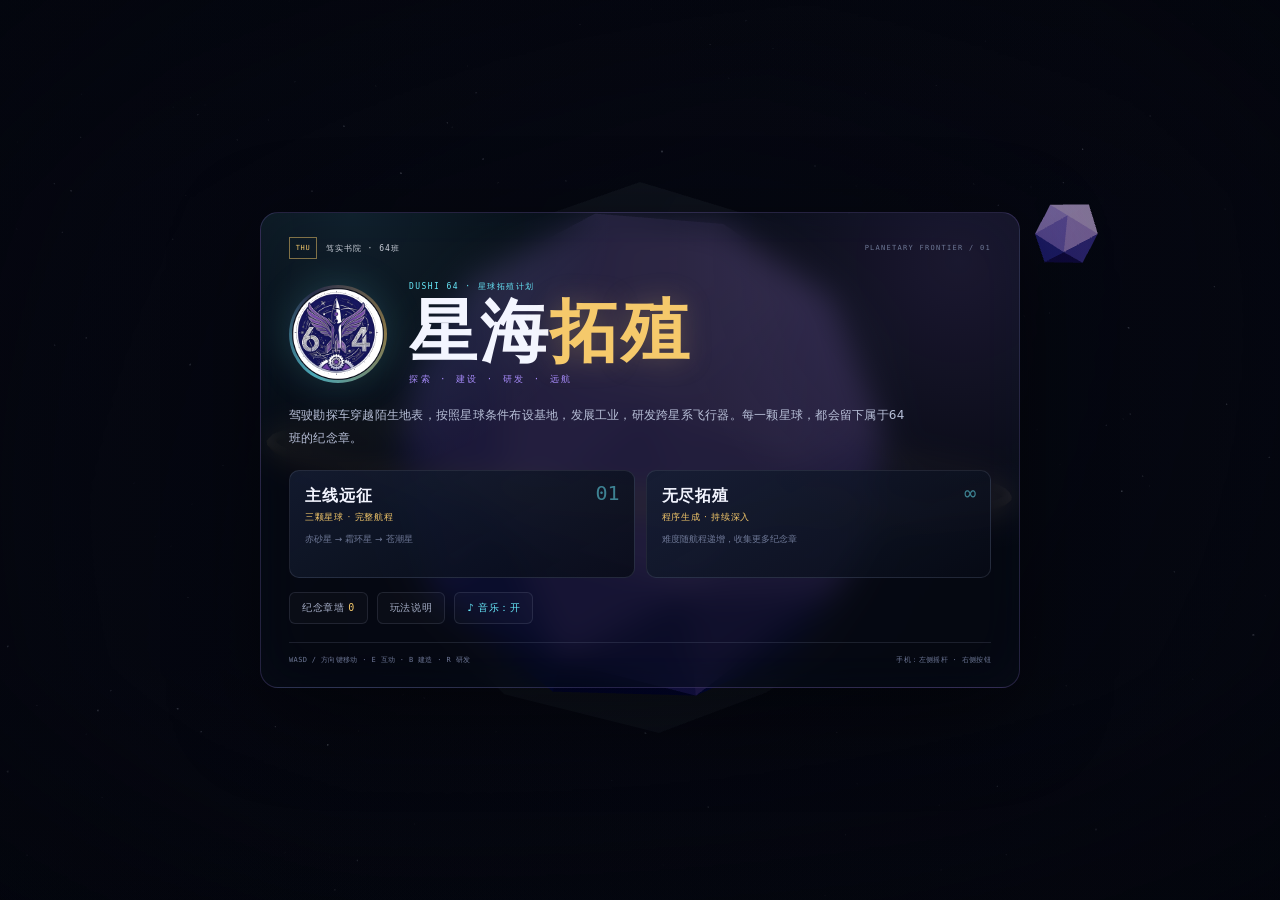
<file: index.html>
<!doctype html>
<html lang="zh-CN">
<head>
  <meta charset="utf-8">
  <meta name="viewport" content="width=device-width, initial-scale=1, viewport-fit=cover, user-scalable=no">
  <meta name="theme-color" content="#060812">
  <meta name="description" content="星海拓殖：清华大学笃实书院64班特色3D星球基地经营小游戏。探索地外星球，建设基地，发展工业，研发跨星系飞行器。">
  <meta name="apple-mobile-web-app-capable" content="yes">
  <meta name="mobile-web-app-capable" content="yes">
  <meta name="apple-mobile-web-app-title" content="星海拓殖 · 64班">
  <meta property="og:title" content="星海拓殖 · 笃实书院64班">
  <meta property="og:description" content="探索地外星球，建立基地，发展工业，研发跨星系飞行器。">
  <title>星海拓殖 · 笃实书院64班</title>
  <link rel="icon" type="image/png" href="assets/class64-badge.png">
  <link rel="stylesheet" href="styles.css">
</head>
<body>
  <div id="app">
    <canvas id="scene" aria-label="星球探索 3D 场景"></canvas>
    <div class="vignette" aria-hidden="true"></div>

    <div id="rotate-hint" class="rotate-hint">
      <span>⟳</span>
      <p>建议横屏游玩，体验更佳</p>
      <button id="rotate-dismiss" aria-label="关闭">知道了</button>
    </div>

    <section id="title-screen" class="screen">
      <div class="menu-card">
        <div class="menu-top">
          <span class="menu-brand"><i>THU</i> 笃实书院 · 64班</span>
          <span class="menu-build">PLANETARY FRONTIER / 01</span>
        </div>
        <div class="hero-lockup">
          <div class="hero-badge"><img src="assets/class64-badge.png" alt="笃实书院64班班徽"></div>
          <div class="hero-copy">
            <p class="kicker">DUSHI 64 · 星球拓殖计划</p>
            <h1>星海<span>拓殖</span></h1>
            <p class="hero-sub">探索 · 建设 · 研发 · 远航</p>
          </div>
        </div>
        <p class="lede">驾驶勘探车穿越陌生地表，按照星球条件布设基地，发展工业，研发跨星系飞行器。每一颗星球，都会留下属于64班的纪念章。</p>
        <div class="mode-grid">
          <button class="mode-card" data-mode="campaign">
            <span class="mode-index">01</span>
            <strong>主线远征</strong>
            <em>三颗星球 · 完整航程</em>
            <small>赤砂星 → 霜环星 → 苍潮星</small>
          </button>
          <button class="mode-card" data-mode="endless">
            <span class="mode-index">∞</span>
            <strong>无尽拓殖</strong>
            <em>程序生成 · 持续深入</em>
            <small>难度随航程递增，收集更多纪念章</small>
          </button>
        </div>
        <div class="menu-actions">
          <button id="btn-medals" class="ghost-btn">纪念章墙 <b id="medal-count">0</b></button>
          <button id="btn-help" class="ghost-btn">玩法说明</button>
          <button id="btn-sound" class="ghost-btn sound-btn">♪ 音乐：开</button>
        </div>
        <div class="menu-foot">
          <span>WASD / 方向键移动 · E 互动 · B 建造 · R 研发</span>
          <span>手机：左侧摇杆 · 右侧按钮</span>
        </div>
      </div>
    </section>

    <section id="hud" class="screen" hidden>
      <header class="hud-top">
        <div class="planet-block">
          <div class="planet-line"><span id="hud-planet">赤砂星</span><span id="hud-cycle" class="cycle-pill">航段 01</span><span class="mini-pill">64班</span></div>
          <div id="hud-sub" class="planet-sub">铁锈荒漠 · 低重力</div>
          <div id="hud-traits" class="trait-row"></div>
        </div>
        <div class="resource-block">
          <div class="res-chip metal"><span class="res-icon"></span><div><small>金属</small><b id="res-metal">0</b></div></div>
          <div class="res-chip ice"><span class="res-icon"></span><div><small>冰</small><b id="res-ice">0</b></div></div>
          <div class="res-chip crystal"><span class="res-icon"></span><div><small>晶矿</small><b id="res-crystal">0</b></div></div>
          <div class="res-chip power"><span class="res-icon"></span><div><small>电力</small><b id="res-power">4 / 0</b></div></div>
        </div>
      </header>

      <div id="event-banner" class="event-banner" hidden></div>

      <div class="objective-strip">
        <div>
          <small>当前目标</small>
          <strong id="objective-text">探索地表，建立第一座采掘阵列</strong>
        </div>
        <button id="btn-sound-hud" class="mini-btn sound-mini" aria-label="开关背景音乐">♪</button>
        <button id="btn-pause" class="mini-btn" aria-label="帮助">?</button>
      </div>

      <div id="labels" class="labels" aria-hidden="true"></div>

      <div class="hud-bottom">
        <div class="movement-side">
          <div id="joystick" class="joystick" aria-label="移动摇杆">
            <span class="joystick-ring"></span>
            <span id="joystick-knob" class="joystick-knob"></span>
          </div>
          <div class="status-strip">
            <span id="status-mode">主线远征</span>
            <span id="status-power" class="status-good">电力稳定</span>
            <span id="status-network">产线 0</span>
            <span id="status-crew">施工队 0 / 2</span>
          </div>
        </div>
        <div class="action-side">
          <button id="btn-interact" class="action-btn interact" hidden>采集 <kbd>E</kbd></button>
          <button id="btn-build" class="action-btn">基地建造 <kbd>B</kbd></button>
          <button id="btn-research" class="action-btn primary">火箭研发 <kbd>R</kbd></button>
          <button id="btn-view" class="action-btn">星球俯瞰 <kbd>V</kbd></button>
          <button id="btn-underground" class="action-btn">地下视角 <kbd>U</kbd></button>
          <button id="btn-slot" class="action-btn">新增地块 <kbd>N</kbd></button>
          <button id="btn-line" class="action-btn">改线 <kbd>L</kbd></button>
          <button id="btn-settle" class="action-btn">结算离场 <kbd>Q</kbd></button>
        </div>
      </div>

      <div id="interaction-prompt" class="interaction-prompt" hidden>
        <span id="prompt-icon">◆</span>
        <span id="prompt-text">靠近资源点</span>
        <kbd>E</kbd>
      </div>

      <div id="collect-progress" class="collect-progress" hidden><i id="collect-fill"></i></div>

      <div id="toasts" class="toasts" aria-live="polite"></div>
    </section>

    <section id="landing-screen" class="landing-screen" hidden>
      <div class="landing-top">
        <span>DUSHI 64 / DESCENT SEQUENCE</span>
        <span id="landing-phase">APPROACH</span>
      </div>
      <div class="landing-panel">
        <span class="landing-kicker">PLANETARY INSERTION</span>
        <h2 id="landing-planet">赤砂星</h2>
        <p id="landing-status">进入大气层 · 反推点火</p>
        <div class="landing-track"><i id="landing-progress"></i></div>
        <div class="landing-meta"><span>勘探车 · 待释放</span><span>64班拓殖队</span></div>
      </div>
      <button id="landing-skip" class="landing-skip">跳过过场</button>
    </section>

    <div id="modal" class="modal" hidden>
      <div class="modal-card" role="dialog" aria-modal="true" aria-labelledby="modal-title">
        <div class="modal-head">
          <div>
            <span id="modal-kicker" class="modal-kicker">BASE / CONSTRUCTION</span>
            <h2 id="modal-title">基地建造</h2>
          </div>
          <button id="modal-close" class="close-btn" aria-label="关闭">×</button>
        </div>
        <div id="modal-body" class="modal-body"></div>
      </div>
    </div>

    <div id="complete-overlay" class="complete-overlay" hidden>
      <div class="complete-card">
        <span class="complete-kicker">PLANET SURVEY COMPLETE</span>
        <h2 id="complete-title">星球勘探完成</h2>
        <p id="complete-sub" class="complete-sub">赤砂星 · 基地已稳定运行</p>
        <div id="complete-medal" class="complete-medal"></div>
        <div id="complete-stats" class="complete-stats"></div>
        <button id="btn-next-planet" class="launch-btn">前往下一颗星球 <span>→</span></button>
      </div>
    </div>

    <div id="webgl-error" class="webgl-error" hidden>
      <div>
        <h2>需要 WebGL 支持</h2>
        <p>当前浏览器无法创建 3D 场景，请更新浏览器或开启硬件加速后再试。</p>
      </div>
    </div>
  </div>

  <script src="vendor/three.min.js"></script>
  <script src="game.js"></script>
</body>
</html>
</file>
<file: styles.css>
:root {
  --bg: #05060d;
  --bg-2: #0b1020;
  --panel: rgba(9, 13, 26, .86);
  --panel-2: rgba(15, 21, 38, .82);
  --line: rgba(148, 163, 184, .16);
  --line-bright: rgba(103, 232, 249, .34);
  --text: #f3f5ff;
  --muted: #a6afc7;
  --faint: #6e7896;
  --cyan: #67e8f9;
  --violet: #a78bfa;
  --gold: #f5c96b;
  --green: #6ee7b7;
  --red: #fb7185;
  --metal: #f2b56d;
  --ice: #7dd3fc;
  --crystal: #c4b5fd;
  --font-display: "Arial Black", "Microsoft YaHei", "PingFang SC", sans-serif;
  --font-body: "Microsoft YaHei", "PingFang SC", system-ui, sans-serif;
  --font-mono: "Cascadia Mono", "SFMono-Regular", Consolas, monospace;
  --safe-top: env(safe-area-inset-top, 0px);
  --safe-bottom: env(safe-area-inset-bottom, 0px);
  --safe-left: env(safe-area-inset-left, 0px);
  --safe-right: env(safe-area-inset-right, 0px);
}
* { box-sizing: border-box; }
[hidden] { display: none !important; }
html, body { margin: 0; min-height: 100%; background: var(--bg); }
body {
  color: var(--text);
  font-family: var(--font-body);
  overflow: hidden;
  overscroll-behavior: none;
  -webkit-tap-highlight-color: transparent;
  user-select: none;
}
button { font: inherit; color: inherit; cursor: pointer; }
button:disabled { cursor: not-allowed; opacity: .45; }
#app { position: fixed; inset: 0; overflow: hidden; background: var(--bg); }
#scene { position: absolute; inset: 0; width: 100%; height: 100%; display: block; touch-action: none; }
.vignette {
  position: absolute; inset: 0; pointer-events: none; z-index: 1;
  background:
    radial-gradient(circle at 50% 42%, transparent 34%, rgba(3, 5, 12, .18) 68%, rgba(3, 5, 12, .66) 100%),
    linear-gradient(180deg, rgba(3, 5, 12, .35), transparent 22%, transparent 74%, rgba(3, 5, 12, .55));
}
.screen { position: absolute; inset: 0; z-index: 2; }

.rotate-hint {
  position: absolute; left: 50%; top: calc(14px + var(--safe-top)); transform: translateX(-50%);
  z-index: 40; display: none; align-items: center; gap: 8px;
  padding: 6px 8px 6px 11px; border: 1px solid rgba(245,201,107,.38); border-radius: 6px;
  background: rgba(9,13,25,.92); color: var(--gold); font-size: 9px; white-space: nowrap;
  box-shadow: 0 8px 24px rgba(0,0,0,.4); pointer-events: auto;
}
.rotate-hint span { font-size: 16px; line-height: 1; }
.rotate-hint p { margin: 0; }
.rotate-hint button {
  margin-left: 2px; padding: 2px 8px; border: 1px solid rgba(245,201,107,.3); border-radius: 4px;
  background: rgba(245,201,107,.08); color: var(--gold); font-size: 8px;
}
@media (orientation: portrait) and (hover: none) and (pointer: coarse) {
  .rotate-hint { display: flex; }
}

/* ---------- title ---------- */
#title-screen {
  display: flex; align-items: center; justify-content: center;
  padding: calc(20px + var(--safe-top)) 18px calc(20px + var(--safe-bottom));
  background: linear-gradient(120deg, rgba(4, 6, 15, .58) 0%, rgba(4, 6, 15, .18) 45%, rgba(4, 6, 15, .42) 100%);
}
.menu-card {
  width: min(760px, 100%);
  max-height: calc(100dvh - 38px);
  overflow: auto;
  padding: 24px 28px 20px;
  border: 1px solid rgba(167, 139, 250, .20);
  border-radius: 18px;
  background:
    radial-gradient(circle at 12% 0%, rgba(103, 232, 249, .11), transparent 32%),
    radial-gradient(circle at 92% 10%, rgba(167, 139, 250, .13), transparent 36%),
    rgba(6, 9, 19, .70);
  box-shadow: 0 24px 90px rgba(0, 0, 0, .46), inset 0 0 60px rgba(103, 232, 249, .025);
  backdrop-filter: blur(15px);
  scrollbar-width: none;
}
.menu-card::-webkit-scrollbar { display: none; }
.menu-top { display: flex; align-items: center; justify-content: space-between; gap: 14px; color: var(--muted); font-family: var(--font-mono); font-size: 8px; letter-spacing: .16em; }
.menu-brand { display: flex; align-items: center; gap: 9px; color: rgba(243,245,255,.82); letter-spacing: .12em; }
.menu-brand i { display: grid; place-items: center; width: 28px; height: 22px; border: 1px solid rgba(245,201,107,.5); color: var(--gold); font-style: normal; font-size: 7px; letter-spacing: .08em; }
.menu-build { color: var(--faint); font-size: 7px; white-space: nowrap; }
.hero-lockup { display: flex; align-items: center; gap: 22px; margin-top: 22px; }
.hero-badge {
  position: relative; flex: 0 0 98px; width: 98px; height: 98px; border-radius: 50%;
  padding: 3px; background: conic-gradient(from 210deg, rgba(103,232,249,.7), rgba(167,139,250,.18), rgba(245,201,107,.55), rgba(103,232,249,.7));
  box-shadow: 0 0 38px rgba(103,232,249,.18);
}
.hero-badge img { width: 100%; height: 100%; display: block; border-radius: 50%; background: #080b16; object-fit: cover; filter: brightness(1.08) saturate(1.05); }
.hero-copy { min-width: 0; }
.kicker { margin: 0 0 5px; color: var(--cyan); font-family: var(--font-mono); font-size: 8px; letter-spacing: .18em; text-transform: uppercase; }
h1 { margin: 0; font-family: var(--font-display); font-size: clamp(42px, 7vw, 68px); line-height: 1.02; letter-spacing: .04em; }
h1 span { color: var(--gold); text-shadow: 0 0 28px rgba(245,201,107,.26); }
.hero-sub { margin: 7px 0 0; color: var(--violet); font-family: var(--font-mono); font-size: 9px; letter-spacing: .28em; }
.lede { max-width: 620px; margin: 18px 0 20px; color: #b8c0d8; font-size: 12px; line-height: 1.9; letter-spacing: .02em; }
.mode-grid { display: grid; grid-template-columns: 1fr 1fr; gap: 11px; }
.mode-card {
  position: relative; display: flex; flex-direction: column; align-items: flex-start; gap: 4px;
  min-height: 108px; padding: 15px 15px 13px; text-align: left;
  border: 1px solid var(--line); border-radius: 10px;
  background: linear-gradient(150deg, rgba(21, 30, 51, .85), rgba(8, 11, 22, .8));
  transition: border-color .2s, transform .2s, background .2s;
}
.mode-card:hover, .mode-card:focus-visible { border-color: rgba(103,232,249,.5); background: linear-gradient(150deg, rgba(22, 36, 58, .95), rgba(10, 14, 27, .9)); transform: translateY(-2px); outline: none; }
.mode-index { position: absolute; top: 12px; right: 14px; color: rgba(103,232,249,.52); font-family: var(--font-mono); font-size: 20px; line-height: 1; }
.mode-card strong { color: var(--text); font-size: 16px; letter-spacing: .06em; }
.mode-card em { color: var(--gold); font-size: 9px; font-style: normal; letter-spacing: .08em; }
.mode-card small { margin-top: 5px; color: var(--faint); font-size: 9px; line-height: 1.5; }
.menu-actions { display: flex; flex-wrap: wrap; gap: 9px; margin-top: 14px; }
.ghost-btn {
  padding: 8px 12px; border: 1px solid var(--line); border-radius: 6px;
  background: rgba(255,255,255,.025); color: var(--muted); font-size: 10px; letter-spacing: .06em;
}
.ghost-btn:hover { border-color: var(--line-bright); color: var(--text); }
.ghost-btn b { color: var(--gold); font-family: var(--font-mono); font-weight: 500; }
.sound-btn { color: var(--cyan); }
.sound-btn.muted { color: var(--faint); }
.sound-mini { color: var(--cyan); font-size: 12px; }
.sound-mini.muted { color: var(--faint); opacity: .55; }
.menu-foot { display: flex; justify-content: space-between; gap: 12px; margin-top: 18px; padding-top: 12px; border-top: 1px solid var(--line); color: var(--faint); font-family: var(--font-mono); font-size: 7px; line-height: 1.7; letter-spacing: .05em; }

/* ---------- hud ---------- */
#hud { pointer-events: none; padding: calc(22px + var(--safe-top)) calc(14px + var(--safe-right)) calc(12px + var(--safe-bottom)) calc(14px + var(--safe-left)); }
.hud-top { display: flex; justify-content: space-between; align-items: flex-start; gap: 14px; }
.planet-block { min-width: 0; }
.planet-line { display: flex; align-items: center; gap: 8px; }
#hud-planet { font-family: var(--font-display); font-size: 21px; line-height: 1.15; letter-spacing: .06em; white-space: nowrap; text-shadow: 0 2px 12px rgba(0,0,0,.5); }
.cycle-pill, .mini-pill { display: inline-flex; align-items: center; height: 17px; padding: 0 7px; border: 1px solid rgba(245,201,107,.32); border-radius: 3px; color: var(--gold); background: rgba(245,201,107,.06); font-family: var(--font-mono); font-size: 7px; letter-spacing: .06em; white-space: nowrap; }
.planet-sub { margin-top: 3px; color: var(--muted); font-size: 8px; letter-spacing: .05em; }
.trait-row { display: flex; flex-wrap: wrap; gap: 4px; margin-top: 7px; max-width: 380px; }
.trait-chip { padding: 2px 6px; border: 1px solid rgba(148,163,184,.16); border-radius: 3px; color: #b9c4df; background: rgba(5,8,17,.38); font-family: var(--font-mono); font-size: 7px; }
.trait-chip.hot { color: var(--gold); border-color: rgba(245,201,107,.24); }
.trait-chip.cold { color: var(--ice); border-color: rgba(125,211,252,.24); }
.trait-chip.violet { color: var(--violet); border-color: rgba(167,139,250,.25); }
.resource-block { display: flex; gap: 6px; flex-wrap: wrap; justify-content: flex-end; max-width: 440px; }
.res-chip { display: flex; align-items: center; gap: 6px; min-width: 62px; padding: 5px 8px; border: 1px solid var(--line); border-radius: 5px; background: rgba(5,8,17,.58); backdrop-filter: blur(6px); }
.res-icon { width: 8px; height: 8px; flex: 0 0 8px; border-radius: 2px; background: var(--metal); box-shadow: 0 0 8px rgba(242,181,109,.35); transform: rotate(45deg); }
.res-chip.ice .res-icon { background: var(--ice); box-shadow: 0 0 8px rgba(125,211,252,.35); }
.res-chip.crystal .res-icon { background: var(--crystal); box-shadow: 0 0 8px rgba(196,181,253,.35); }
.res-chip.power .res-icon { background: var(--green); box-shadow: 0 0 8px rgba(110,231,183,.3); transform: none; border-radius: 50%; }
.res-chip small { display: block; color: var(--faint); font-family: var(--font-mono); font-size: 6px; letter-spacing: .08em; line-height: 1; }
.res-chip b { display: block; margin-top: 2px; color: var(--text); font-family: var(--font-mono); font-size: 10px; line-height: 1; font-weight: 500; white-space: nowrap; }
.res-chip.bad { border-color: rgba(251,113,133,.38); }
.res-chip.bad b { color: var(--red); }
.objective-strip {
  pointer-events: auto;
  position: absolute; top: calc(88px + var(--safe-top)); left: 50%; transform: translateX(-50%);
  display: flex; align-items: center; gap: 12px; width: min(520px, calc(100% - 28px));
  padding: 8px 10px 8px 13px; border: 1px solid rgba(103,232,249,.16); border-radius: 7px;
  background: rgba(6, 10, 21, .68); backdrop-filter: blur(8px);
}
.objective-strip small { display: block; color: var(--cyan); font-family: var(--font-mono); font-size: 6px; letter-spacing: .14em; }
.objective-strip strong { display: block; margin-top: 3px; color: #dbe4fb; font-size: 9px; font-weight: 400; line-height: 1.4; }
.mini-btn { pointer-events: auto; margin-left: auto; flex: 0 0 22px; width: 22px; height: 22px; border: 1px solid var(--line); border-radius: 50%; background: rgba(255,255,255,.04); color: var(--muted); font-size: 11px; }
.labels { position: absolute; inset: 0; pointer-events: none; }
.pad-label {
  position: absolute; transform: translate(-50%, -100%); pointer-events: auto;
  display: flex; flex-direction: column; align-items: center; gap: 3px;
  padding: 4px 7px; border: 1px solid rgba(103,232,249,.22); border-radius: 4px;
  background: rgba(5, 10, 20, .76); color: var(--muted); white-space: nowrap;
  font-family: var(--font-mono); font-size: 7px; letter-spacing: .04em;
  backdrop-filter: blur(4px); cursor: pointer; transition: opacity .15s, border-color .15s;
}
.pad-label:hover { border-color: var(--cyan); color: var(--text); }
.pad-label.empty { border-color: rgba(148,163,184,.18); }
.pad-label.near { border-color: var(--gold); color: var(--gold); box-shadow: 0 0 14px rgba(245,201,107,.15); }
.pad-label b { color: inherit; font-weight: 500; }
.pad-label small { color: var(--faint); font-size: 6px; }
.pad-label .pad-dot { width: 4px; height: 4px; border-radius: 50%; background: var(--cyan); box-shadow: 0 0 6px var(--cyan); }
.pad-label.empty .pad-dot { background: var(--faint); box-shadow: none; }
.pad-label.constructing { border-color: rgba(245,201,107,.55); color: var(--gold); }
.pad-label.disconnected { border-color: rgba(251,113,133,.32); color: #fda4af; }
.pad-label.disconnected .pad-dot { background: var(--red); box-shadow: 0 0 7px var(--red); }
.pad-label.offline { border-color: rgba(251,113,133,.5); color: var(--red); background: rgba(35,8,15,.86); }
.pad-label.offline .pad-dot { background: var(--red); box-shadow: 0 0 8px var(--red); }
.pad-label.constructing .pad-dot { background: var(--gold); box-shadow: 0 0 8px var(--gold); animation: construct-pulse 1.1s ease-in-out infinite; }
@keyframes construct-pulse { 50% { opacity: .35; transform: scale(.7); } }
.hud-bottom { position: absolute; left: calc(14px + var(--safe-left)); right: calc(14px + var(--safe-right)); bottom: calc(14px + var(--safe-bottom)); display: flex; align-items: flex-end; justify-content: space-between; gap: 12px; }
.movement-side { display: flex; align-items: flex-end; gap: 10px; pointer-events: auto; }
.joystick { position: relative; width: 94px; height: 94px; border: 1px solid rgba(103,232,249,.18); border-radius: 50%; background: radial-gradient(circle, rgba(103,232,249,.08), rgba(5,9,18,.42) 66%, rgba(5,9,18,.12)); touch-action: none; }
.joystick-ring { position: absolute; inset: 17px; border: 1px dashed rgba(167,139,250,.24); border-radius: 50%; }
.joystick-knob { position: absolute; left: 50%; top: 50%; width: 34px; height: 34px; margin: -17px 0 0 -17px; border: 1px solid rgba(103,232,249,.5); border-radius: 50%; background: rgba(103,232,249,.12); box-shadow: 0 0 18px rgba(103,232,249,.18); }
.status-strip { display: flex; flex-direction: column; gap: 4px; color: var(--faint); font-family: var(--font-mono); font-size: 7px; letter-spacing: .08em; }
.status-good { color: var(--green); }
.status-warn { color: var(--gold); }
.status-bad { color: var(--red); }
.action-side { display: flex; gap: 8px; pointer-events: auto; }
.action-btn {
  min-height: 36px; padding: 0 12px; border: 1px solid rgba(103,232,249,.22); border-radius: 5px;
  background: rgba(7, 12, 24, .78); color: #d7e2fa; font-size: 9px; letter-spacing: .06em;
  backdrop-filter: blur(6px);
}
.action-btn:hover { border-color: var(--cyan); color: var(--text); }
.action-btn.primary { border-color: rgba(245,201,107,.38); color: var(--gold); background: rgba(245,201,107,.06); }
.action-btn.interact { border-color: rgba(245,201,107,.55); color: var(--gold); background: rgba(245,201,107,.12); }
.action-btn kbd { margin-left: 4px; color: var(--faint); font-family: var(--font-mono); font-size: 7px; }
#hud.planet-view .movement-side,
#hud.planet-view #btn-interact,
#hud.planet-view .interaction-prompt { display: none !important; }
#hud.planet-view .labels { display: block; }
#hud.planet-view .pad-label {
  padding: 6px 9px;
  border-color: rgba(103, 232, 249, .42);
  background: rgba(5, 10, 20, .90);
  font-size: 8px;
  box-shadow: 0 6px 22px rgba(0,0,0,.34);
}
#hud.planet-view .pad-label b { color: var(--text); }
#hud.planet-view .action-side { margin-left: auto; }
#hud.planet-view .vignette { background: radial-gradient(circle at 50% 50%, transparent 38%, rgba(3,5,12,.30) 76%, rgba(3,5,12,.72) 100%); }
.interaction-prompt {
  pointer-events: auto;
  position: absolute; left: 50%; bottom: calc(126px + var(--safe-bottom)); transform: translateX(-50%);
  display: flex; align-items: center; gap: 8px; padding: 6px 10px;
  border: 1px solid rgba(245,201,107,.34); border-radius: 5px;
  background: rgba(9, 13, 25, .84); color: var(--gold); font-size: 9px; white-space: nowrap;
  backdrop-filter: blur(6px);
}
.interaction-prompt span:first-child { color: var(--cyan); }
.interaction-prompt kbd { padding: 1px 4px; border: 1px solid rgba(245,201,107,.25); border-radius: 3px; font-family: var(--font-mono); font-size: 7px; }
.toasts { position: absolute; left: 50%; top: 48%; transform: translateX(-50%); display: flex; flex-direction: column; align-items: center; gap: 5px; pointer-events: none; width: min(360px, 80vw); }
#hud.is-launching .hud-top,
#hud.is-launching .objective-strip,
#hud.is-launching .hud-bottom,
#hud.is-launching .labels,
#hud.is-launching .interaction-prompt { opacity: 0; pointer-events: none; transition: opacity .25s; }
.toast { padding: 5px 9px; border: 1px solid rgba(103,232,249,.18); border-radius: 4px; background: rgba(5,9,18,.82); color: #dce8ff; font-size: 9px; line-height: 1.4; text-align: center; animation: toast-in .2s ease-out both; }
.toast.gold { border-color: rgba(245,201,107,.3); color: var(--gold); }
.toast.violet { border-color: rgba(167,139,250,.3); color: var(--violet); }
@keyframes toast-in { from { opacity: 0; transform: translateY(5px); } to { opacity: 1; transform: none; } }

.event-banner { position: absolute; left: 50%; top: calc(120px + var(--safe-top)); transform: translateX(-50%); padding: 5px 10px; border-radius: 5px; background: rgba(7,11,22,.88); font-family: var(--font-mono); font-size: 9px; letter-spacing: .04em; white-space: nowrap; pointer-events: none; }
.event-banner.good { border: 1px solid rgba(103,232,249,.45); color: #a5f3fc; box-shadow: 0 0 16px rgba(103,232,249,.18); }
.event-banner.bad { border: 1px solid rgba(251,113,133,.5); color: #fda4af; box-shadow: 0 0 16px rgba(251,113,133,.2); }

.collect-progress { position: absolute; left: 50%; bottom: calc(160px + var(--safe-bottom)); transform: translateX(-50%); width: 130px; height: 4px; border-radius: 2px; background: rgba(148,163,184,.2); overflow: hidden; }
.collect-progress i { display: block; height: 100%; width: 0; background: linear-gradient(90deg, var(--gold), var(--cyan)); transition: width .1s linear; }

.event-options { display: grid; gap: 8px; margin-top: 6px; }

.link-options { display: grid; gap: 6px; margin-top: 4px; }
.ghost-btn.link-active { border-color: var(--cyan); color: var(--cyan); }
.pad-label.full { border-color: rgba(251,113,133,.55); }
.pad-label.full .pad-dot { background: var(--red); box-shadow: 0 0 8px var(--red); }

#hud.underground .movement-side,
#hud.underground .interaction-prompt,
#hud.underground .collect-progress { display: none; }
#hud.underground .action-side { margin-left: auto; }
#hud.underground .vignette { background: radial-gradient(circle at 50% 44%, transparent 26%, rgba(3,5,12,.6) 68%, rgba(2,4,9,.94) 100%); }

.pad-label.line-picked { border-color: var(--gold); box-shadow: 0 0 12px rgba(245,201,107,.55); }
#hud.line-edit .pad-label { pointer-events: none; }


/* ---------- landing cinematic ---------- */
.landing-screen {
  position: absolute; inset: 0; z-index: 8; pointer-events: none;
  display: flex; flex-direction: column; justify-content: space-between;
  padding: calc(20px + var(--safe-top)) calc(18px + var(--safe-right)) calc(22px + var(--safe-bottom)) calc(18px + var(--safe-left));
  background:
    linear-gradient(180deg, rgba(3, 6, 14, .72), transparent 28%, transparent 62%, rgba(3, 6, 14, .84)),
    repeating-linear-gradient(180deg, transparent 0 3px, rgba(103, 232, 249, .012) 3px 4px);
}.landing-screen::before, .landing-screen::after {
  content: ""; position: absolute; width: 34px; height: 34px; border-color: rgba(103,232,249,.46); border-style: solid; pointer-events: none;
}
.landing-screen::before { top: 16px; left: 16px; border-width: 1px 0 0 1px; }
.landing-screen::after { right: 16px; bottom: 16px; border-width: 0 1px 1px 0; }
.landing-top { display: flex; justify-content: space-between; gap: 12px; color: rgba(196,181,253,.7); font-family: var(--font-mono); font-size: 7px; letter-spacing: .16em; }
#landing-phase { color: var(--cyan); }
.landing-panel {
  align-self: flex-start; width: min(460px, 100%); margin-top: auto; padding: 16px 18px 14px;
  border-left: 2px solid var(--cyan);
  background: linear-gradient(90deg, rgba(5, 11, 22, .88), rgba(5, 11, 22, .20));
  backdrop-filter: blur(7px);
}
.landing-kicker { color: var(--gold); font-family: var(--font-mono); font-size: 7px; letter-spacing: .2em; }
.landing-panel h2 { margin: 7px 0 4px; font-family: var(--font-display); font-size: clamp(28px, 7vw, 42px); letter-spacing: .04em; }
#landing-status { margin: 0; color: #d2ddf4; font-size: 10px; letter-spacing: .05em; }
.landing-track { height: 3px; margin: 14px 0 9px; background: rgba(148,163,184,.16); border-radius: 2px; overflow: hidden; }
.landing-track i { display: block; width: 0; height: 100%; border-radius: 2px; background: linear-gradient(90deg, var(--cyan), var(--gold)); box-shadow: 0 0 12px rgba(103,232,249,.55); }
.landing-meta { display: flex; justify-content: space-between; gap: 12px; color: var(--faint); font-family: var(--font-mono); font-size: 6px; letter-spacing: .08em; }
.landing-skip {
  pointer-events: auto; position: absolute; top: calc(46px + var(--safe-top)); right: calc(18px + var(--safe-right));
  padding: 7px 11px;
  border: 1px solid rgba(148,163,184,.22); border-radius: 4px;
  background: rgba(5, 9, 18, .6); color: var(--muted); font-size: 8px; letter-spacing: .08em;
}
.landing-skip:hover { border-color: var(--cyan); color: var(--text); }
.landing-screen.is-impact .landing-panel { border-left-color: var(--gold); }

/* ---------- modal / panels ---------- */
.modal { position: absolute; inset: 0; z-index: 20; display: flex; align-items: center; justify-content: center; padding: calc(14px + var(--safe-top)) 14px calc(14px + var(--safe-bottom)); background: rgba(2, 4, 10, .66); backdrop-filter: blur(7px); }
.modal-card { width: min(760px, 100%); max-height: min(82dvh, 700px); display: flex; flex-direction: column; border: 1px solid rgba(167,139,250,.24); border-radius: 14px; background: linear-gradient(155deg, rgba(13,19,35,.98), rgba(5,8,17,.98)); box-shadow: 0 24px 80px rgba(0,0,0,.55); overflow: hidden; }
.modal-head { display: flex; justify-content: space-between; gap: 12px; align-items: flex-start; padding: 18px 20px 12px; border-bottom: 1px solid var(--line); }
.modal-kicker { color: var(--cyan); font-family: var(--font-mono); font-size: 7px; letter-spacing: .18em; }
.modal-head h2 { margin: 4px 0 0; font-family: var(--font-display); font-size: 22px; letter-spacing: .04em; }
.close-btn { width: 30px; height: 30px; border: 1px solid var(--line); border-radius: 50%; background: transparent; color: var(--muted); font-size: 19px; line-height: 1; }
.close-btn:hover { border-color: var(--red); color: var(--red); }
.modal-body { padding: 16px 20px 20px; overflow: auto; scrollbar-width: thin; }
.modal-copy { margin: 0 0 14px; color: var(--muted); font-size: 10px; line-height: 1.7; }
.section-title { display: flex; justify-content: space-between; align-items: center; gap: 10px; margin: 4px 0 9px; color: var(--faint); font-family: var(--font-mono); font-size: 7px; letter-spacing: .13em; }
.section-title b { color: var(--gold); font-weight: 500; }
.build-grid { display: grid; grid-template-columns: 1fr 1fr; gap: 8px; }
.build-card { display: flex; flex-direction: column; gap: 5px; padding: 10px; border: 1px solid var(--line); border-radius: 7px; background: rgba(255,255,255,.025); text-align: left; }
.build-card:hover { border-color: rgba(103,232,249,.36); }
.build-card:disabled { opacity: .54; border-color: var(--line); }
.build-card .bc-head { display: flex; align-items: baseline; justify-content: space-between; gap: 8px; }
.build-card strong { font-size: 11px; font-weight: 500; }
.build-card .dept { font-family: var(--font-mono); font-size: 6px; letter-spacing: .05em; color: var(--violet); }
.build-card p { margin: 0; color: var(--muted); font-size: 8px; line-height: 1.5; }
.build-card .bc-cost { display: flex; gap: 7px; color: var(--faint); font-family: var(--font-mono); font-size: 7px; }
.build-card .bc-cost span { color: var(--text); }
.build-card .bc-effect { color: var(--cyan); font-size: 8px; }
.build-card .bc-site { color: var(--gold); font-size: 7px; letter-spacing: .02em; }
.build-card .bc-know { margin-top: 2px; padding-top: 5px; border-top: 1px dashed rgba(148,163,184,.14); color: #929dba; font-size: 7px; line-height: 1.5; }
.pad-grid { display: grid; grid-template-columns: repeat(4, 1fr); gap: 7px; margin-bottom: 15px; }
.pad-tile { padding: 7px; border: 1px solid var(--line); border-radius: 5px; background: rgba(255,255,255,.02); color: var(--muted); font-size: 8px; text-align: left; }
.pad-tile:hover { border-color: var(--cyan); color: var(--text); }
.pad-tile b { display: block; color: var(--text); font-size: 9px; font-weight: 500; }
.pad-tile small { color: var(--faint); font-size: 6px; }
.pad-tile.empty { border-style: dashed; }
.pad-tile.constructing { border-color: rgba(245,201,107,.38); color: var(--gold); }
.rocket-progress { display: flex; align-items: center; gap: 5px; margin-bottom: 15px; }
.rocket-progress span { flex: 1; height: 4px; border-radius: 2px; background: rgba(148,163,184,.14); }
.rocket-progress span.done { background: linear-gradient(90deg, var(--cyan), var(--gold)); box-shadow: 0 0 8px rgba(103,232,249,.25); }
.stage-block { margin-bottom: 15px; }
.stage-head { display: flex; justify-content: space-between; align-items: baseline; gap: 8px; margin-bottom: 7px; }
.stage-head strong { font-size: 12px; font-weight: 500; }
.stage-head span { color: var(--faint); font-family: var(--font-mono); font-size: 7px; }
.option-grid { display: grid; grid-template-columns: 1fr 1fr; gap: 8px; }
.option-card { display: flex; flex-direction: column; gap: 5px; padding: 10px; border: 1px solid var(--line); border-radius: 7px; background: rgba(255,255,255,.025); text-align: left; }
.option-card:hover { border-color: rgba(245,201,107,.38); }
.option-card:disabled { opacity: .48; }
.option-card strong { color: var(--text); font-size: 11px; font-weight: 500; }
.option-card .opt-dept { color: var(--violet); font-family: var(--font-mono); font-size: 6px; }
.option-card p { margin: 0; color: var(--muted); font-size: 8px; line-height: 1.5; }
.option-card .opt-cost { color: var(--gold); font-family: var(--font-mono); font-size: 7px; }
.option-card .opt-know { color: var(--cyan); font-size: 7px; line-height: 1.45; }
.rocket-launch { width: 100%; margin-top: 4px; }
.done-badge { color: var(--green); font-family: var(--font-mono); font-size: 8px; }
.medal-grid { display: grid; grid-template-columns: repeat(3, 1fr); gap: 12px; }
.medal-card { display: flex; flex-direction: column; align-items: center; gap: 5px; padding: 10px 5px; text-align: center; }
.medal-card .medal { width: 72px; height: 72px; }
.medal-card strong { font-size: 9px; font-weight: 500; }
.medal-card small { color: var(--faint); font-family: var(--font-mono); font-size: 6px; }
.medal-empty { display: grid; place-items: center; aspect-ratio: 1; border: 1px dashed rgba(148,163,184,.18); border-radius: 50%; color: var(--faint); font-family: var(--font-mono); font-size: 7px; text-align: center; }
.empty-state { padding: 30px 10px; color: var(--faint); font-size: 10px; text-align: center; }
.help-list { margin: 0; padding: 0 0 0 16px; color: var(--muted); font-size: 10px; line-height: 1.9; }
.help-list b { color: var(--text); font-weight: 500; }
.help-callout { margin-top: 12px; padding: 9px 11px; border-left: 2px solid var(--gold); background: rgba(245,201,107,.05); color: #c6c0a9; font-size: 9px; line-height: 1.7; }

/* ---------- medals ---------- */
.medal { position: relative; display: grid; place-items: center; width: 86px; height: 86px; border-radius: 50%; background: radial-gradient(circle at 34% 28%, color-mix(in srgb, var(--medal-color, #f5c96b) 50%, white), var(--medal-color, #f5c96b) 35%, #151021 76%); box-shadow: 0 0 24px color-mix(in srgb, var(--medal-color, #f5c96b) 30%, transparent), inset 0 0 0 3px rgba(255,255,255,.15), inset 0 0 0 5px rgba(5,6,13,.24); }
.medal-ring { position: absolute; inset: 4px; border: 1px solid rgba(255,255,255,.6); border-radius: 50%; box-shadow: inset 0 0 10px color-mix(in srgb, var(--medal-color, #f5c96b) 45%, transparent); }
.medal-emblem { position: relative; z-index: 1; width: 76%; height: 76%; object-fit: contain; border-radius: 50%; filter: drop-shadow(0 2px 5px rgba(0,0,0,.5)); }
.medal-sigil { position: absolute; z-index: 2; right: 7px; bottom: 7px; width: 17px; height: 17px; display: grid; place-items: center; border-radius: 50%; background: rgba(5,6,13,.88); border: 1px solid currentColor; font-style: normal; font-family: var(--font-display); font-size: 9px; }
.medal-tags { display: flex; flex-wrap: wrap; gap: 3px; justify-content: center; margin-top: 2px; }
.medal-tag { padding: 1px 5px; border-radius: 3px; background: rgba(148,163,184,.12); color: var(--muted); font-family: var(--font-mono); font-size: 6px; }
.medal-tag.hot { color: #fca5a5; }
.medal-tag.cold { color: #7dd3fc; }
.medal-tag.violet { color: #c4b5fd; }
.complete-overlay { position: absolute; inset: 0; z-index: 30; display: flex; align-items: center; justify-content: center; padding: calc(16px + var(--safe-top)) 16px calc(16px + var(--safe-bottom)); background: rgba(3,5,12,.82); backdrop-filter: blur(12px); }
.complete-card { width: min(470px, 100%); max-height: 88dvh; overflow: auto; padding: 26px 24px 22px; border: 1px solid rgba(245,201,107,.28); border-radius: 15px; background: radial-gradient(circle at 50% 0%, rgba(245,201,107,.12), transparent 38%), rgba(7,10,20,.96); box-shadow: 0 24px 90px rgba(0,0,0,.55); text-align: center; }
.complete-kicker { color: var(--gold); font-family: var(--font-mono); font-size: 7px; letter-spacing: .2em; }
.complete-card h2 { margin: 7px 0 4px; font-family: var(--font-display); font-size: 30px; letter-spacing: .04em; }
.complete-sub { margin: 0; color: var(--muted); font-size: 9px; }
.complete-medal { display: flex; flex-direction: column; align-items: center; gap: 8px; margin: 18px 0 13px; }
.complete-medal .medal { width: 132px; height: 132px; }
.complete-medal .medal-sigil { width: 24px; height: 24px; font-size: 12px; right: 10px; bottom: 10px; }
.complete-stats { display: flex; justify-content: center; gap: 18px; margin: 0 0 17px; color: var(--faint); font-family: var(--font-mono); font-size: 7px; }
.complete-stats b { display: block; margin-top: 3px; color: var(--text); font-size: 12px; font-weight: 500; }
.launch-btn { width: 100%; min-height: 44px; border: 1px solid rgba(245,201,107,.58); border-radius: 7px; background: linear-gradient(100deg, rgba(245,201,107,.95), rgba(103,232,249,.82)); color: #07101b; font-size: 11px; font-weight: 600; letter-spacing: .08em; }
.launch-btn:hover { filter: brightness(1.08); }
.launch-btn span { margin-left: 6px; }

/* ---------- error ---------- */
.webgl-error { position: absolute; inset: 0; z-index: 50; display: grid; place-items: center; padding: 30px; background: #05060d; text-align: center; }
.webgl-error h2 { margin: 0 0 8px; font-family: var(--font-display); font-size: 26px; }
.webgl-error p { margin: 0; color: var(--muted); font-size: 11px; line-height: 1.7; }

/* ---------- responsive ---------- */
@media (max-width: 720px) {
  .menu-card { padding: 19px 18px 16px; border-radius: 14px; }
  .hero-lockup { gap: 15px; margin-top: 17px; }
  .hero-badge { flex-basis: 78px; width: 78px; height: 78px; }
  h1 { font-size: clamp(38px, 11vw, 56px); }
  .hero-sub { font-size: 7px; letter-spacing: .2em; }
  .lede { margin: 14px 0 16px; font-size: 10px; line-height: 1.8; }
  .mode-grid { gap: 8px; }
  .mode-card { min-height: 98px; padding: 12px; }
  .mode-card strong { font-size: 13px; }
  .mode-card small { font-size: 8px; }
  .menu-foot { flex-direction: column; gap: 4px; }
  .resource-block { max-width: 230px; gap: 4px; }
  .res-chip { min-width: 54px; padding: 4px 6px; }
  .res-chip b { font-size: 9px; }
  .objective-strip { top: calc(112px + var(--safe-top)); }
  .labels { display: none; }
  .hud-bottom { bottom: calc(10px + var(--safe-bottom)); }
  .joystick { width: 78px; height: 78px; }
  .joystick-knob { width: 28px; height: 28px; margin: -14px 0 0 -14px; }
  .action-btn { min-height: 40px; padding: 0 10px; font-size: 9px; }
  .interaction-prompt { bottom: calc(108px + var(--safe-bottom)); }
  .build-grid { grid-template-columns: 1fr; }
  .pad-grid { grid-template-columns: repeat(2, 1fr); }
  .option-grid { grid-template-columns: 1fr; }
  .modal-head { padding: 14px 15px 10px; }
  .modal-head h2 { font-size: 19px; }
  .modal-body { padding: 13px 15px 16px; }
  .complete-card { padding: 22px 17px 18px; }
  .complete-card h2 { font-size: 26px; }
  .medal-grid { grid-template-columns: repeat(2, 1fr); }
}
@media (max-width: 380px) {
  .menu-card { padding: 15px 13px 13px; }
  .menu-build { display: none; }
  .hero-badge { flex-basis: 64px; width: 64px; height: 64px; }
  h1 { font-size: 36px; }
  .lede { display: none; }
  .mode-card { min-height: 88px; padding: 10px; }
  .mode-card small { display: none; }
  .mode-index { font-size: 17px; }
  .resource-block { max-width: 188px; }
  .res-chip { min-width: 48px; padding: 3px 5px; }
  .res-chip small { font-size: 5px; }
  .res-chip b { font-size: 8px; }
  .planet-line { gap: 5px; }
  #hud-planet { font-size: 17px; }
  .planet-sub { font-size: 7px; }
  .trait-row { max-width: 210px; }
  .trait-chip { font-size: 6px; padding: 1px 4px; }
  .objective-strip { top: calc(106px + var(--safe-top)); padding: 6px 8px; }
  .objective-strip strong { font-size: 8px; }
  .status-strip { display: none; }
  .action-side { gap: 6px; }
  .action-btn { font-size: 8px; padding: 0 8px; }
  .medal-card .medal { width: 60px; height: 60px; }
  .complete-medal .medal { width: 110px; height: 110px; }
}
@media (max-height: 680px) and (min-width: 500px) {
  .menu-card { padding: 15px 20px 13px; }
  .hero-lockup { margin-top: 11px; }
  .lede { margin: 10px 0 11px; line-height: 1.65; }
  .mode-card { min-height: 82px; padding: 10px 12px; }
  .mode-card small { display: none; }
  .menu-foot { margin-top: 10px; padding-top: 8px; }
}

/* ---------- 移动端横屏 HUD ---------- */
@media (orientation: landscape) and (max-height: 520px) {
  #hud { padding: calc(10px + var(--safe-top)) calc(16px + var(--safe-right)) calc(8px + var(--safe-bottom)) calc(16px + var(--safe-left)); }
  .hud-top { gap: 10px; }
  #hud-planet { font-size: 16px; }
  .planet-sub { font-size: 7px; }
  .trait-row { max-width: 320px; margin-top: 4px; gap: 3px; }
  .resource-block { max-width: 240px; gap: 4px; }
  .res-chip { min-width: 52px; padding: 3px 6px; }
  .res-chip b { font-size: 9px; }
  .objective-strip { top: calc(66px + var(--safe-top)); width: min(420px, 46vw); padding: 5px 8px 5px 11px; }
  .objective-strip strong { font-size: 8px; }
  .event-banner { top: calc(62px + var(--safe-top)); }
  .status-strip { flex-direction: row; flex-wrap: wrap; gap: 2px 10px; }
  .hud-bottom { bottom: calc(6px + var(--safe-bottom)); }
  .joystick { width: 66px; height: 66px; }
  .joystick-ring { inset: 12px; }
  .joystick-knob { width: 26px; height: 26px; margin: -13px 0 0 -13px; }
  .action-btn { min-height: 33px; padding: 0 9px; font-size: 8px; }
  .action-btn kbd { font-size: 6px; }
  .interaction-prompt { bottom: calc(84px + var(--safe-bottom)); padding: 5px 8px; font-size: 8px; }
  .collect-progress { bottom: calc(108px + var(--safe-bottom)); }
  .toasts { top: 40%; }
  .labels { display: none; }
}
</file>
